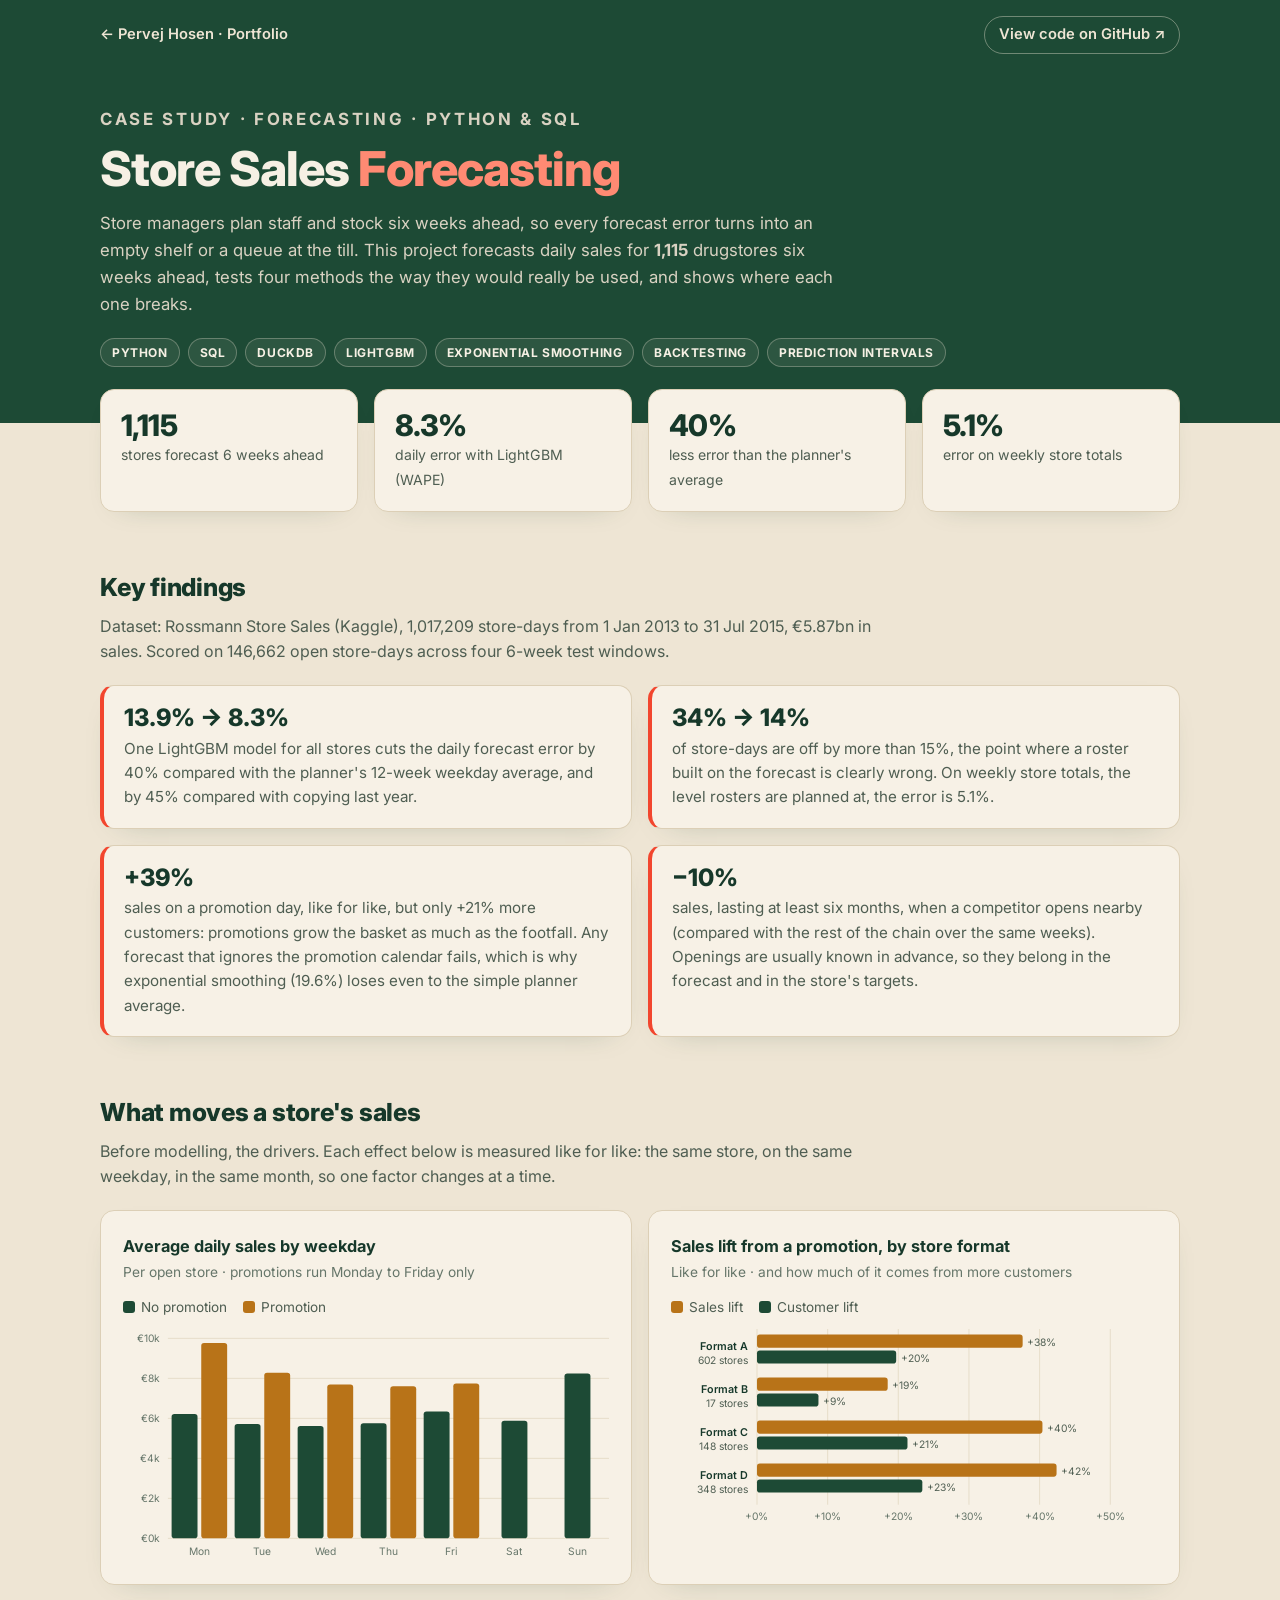
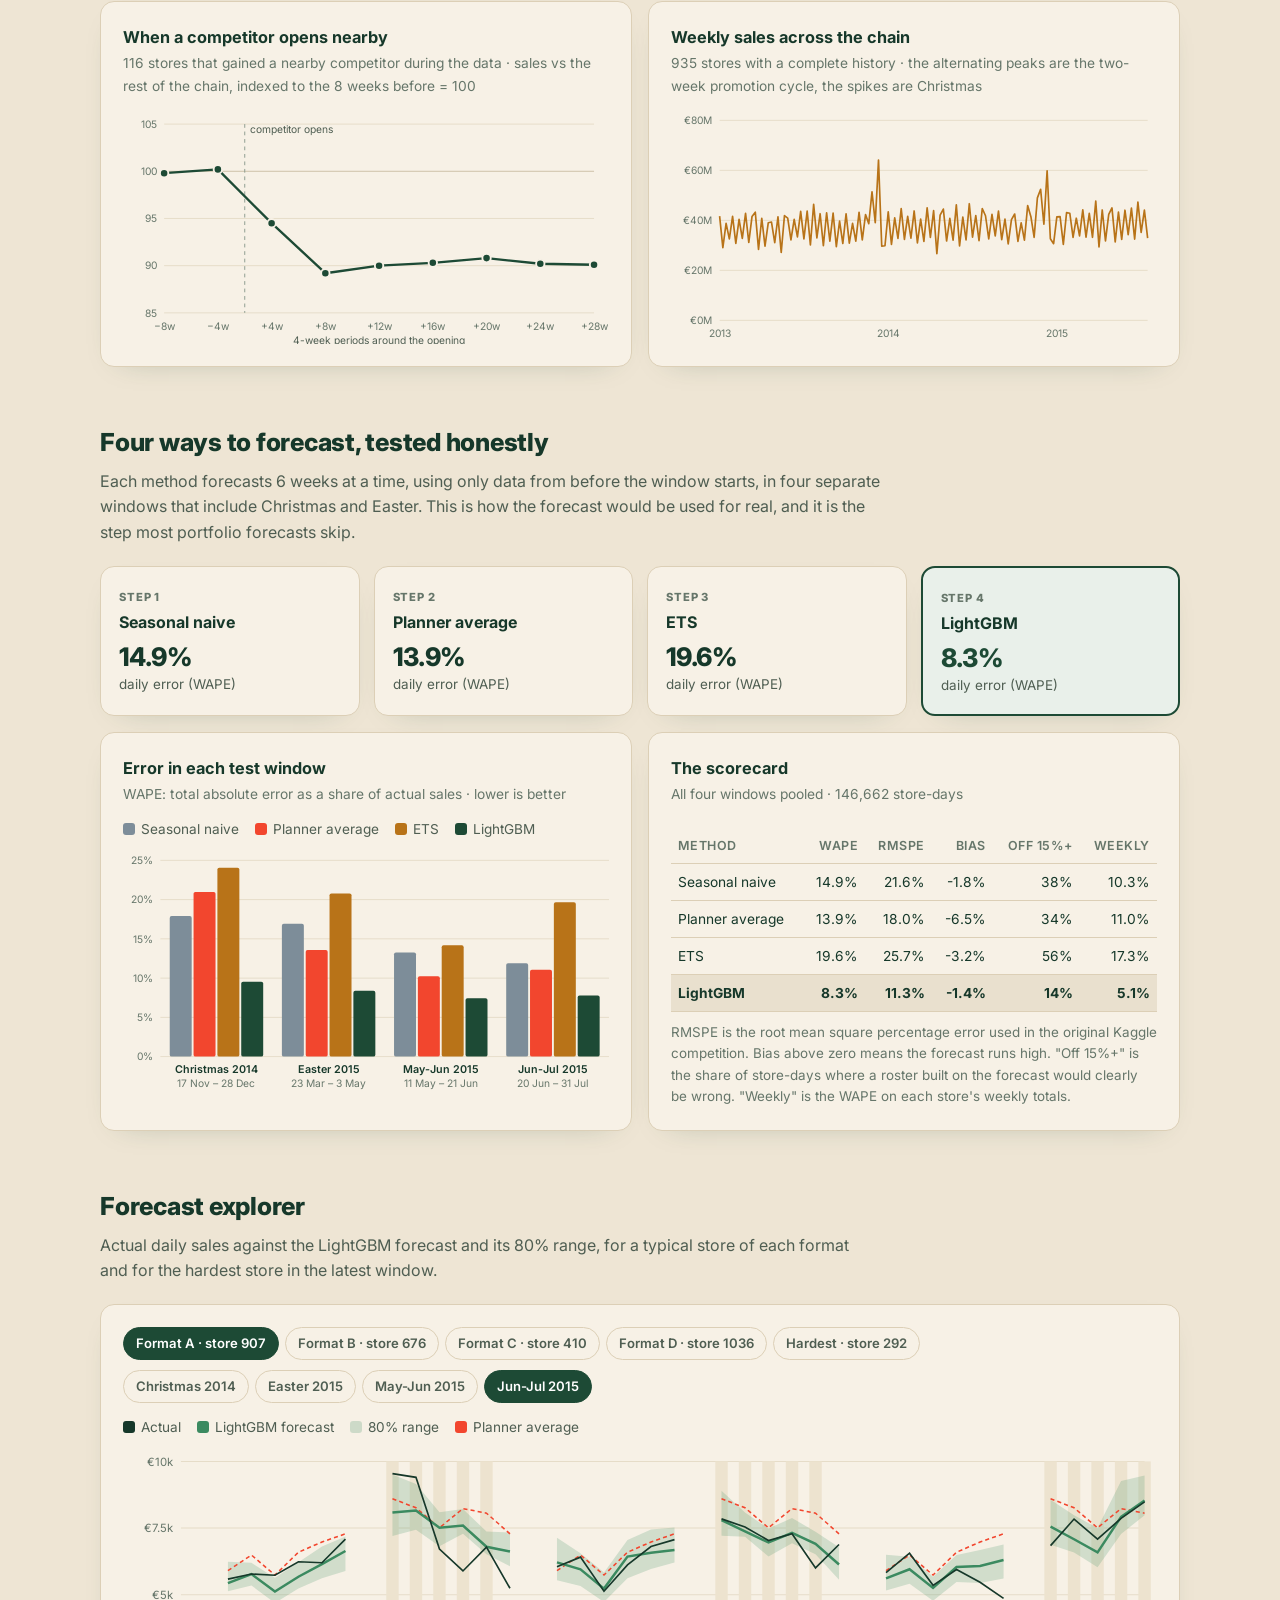
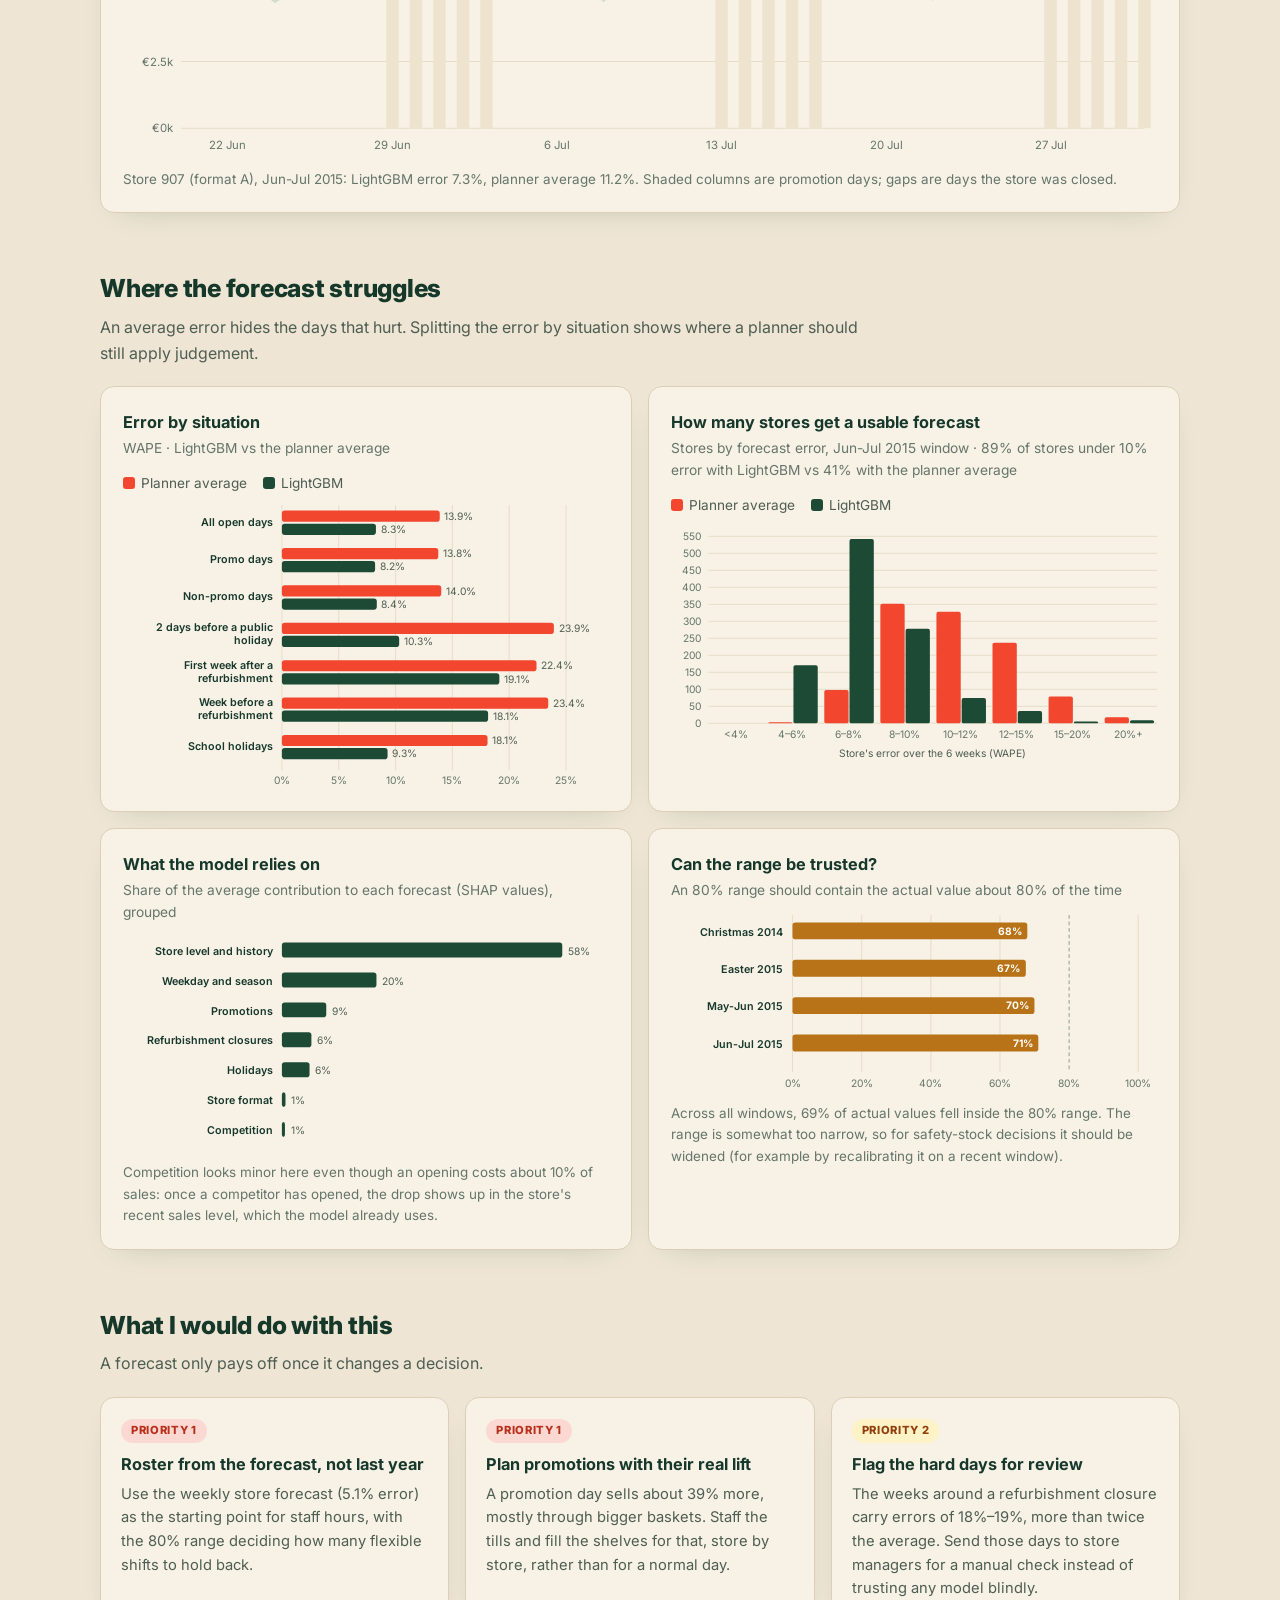
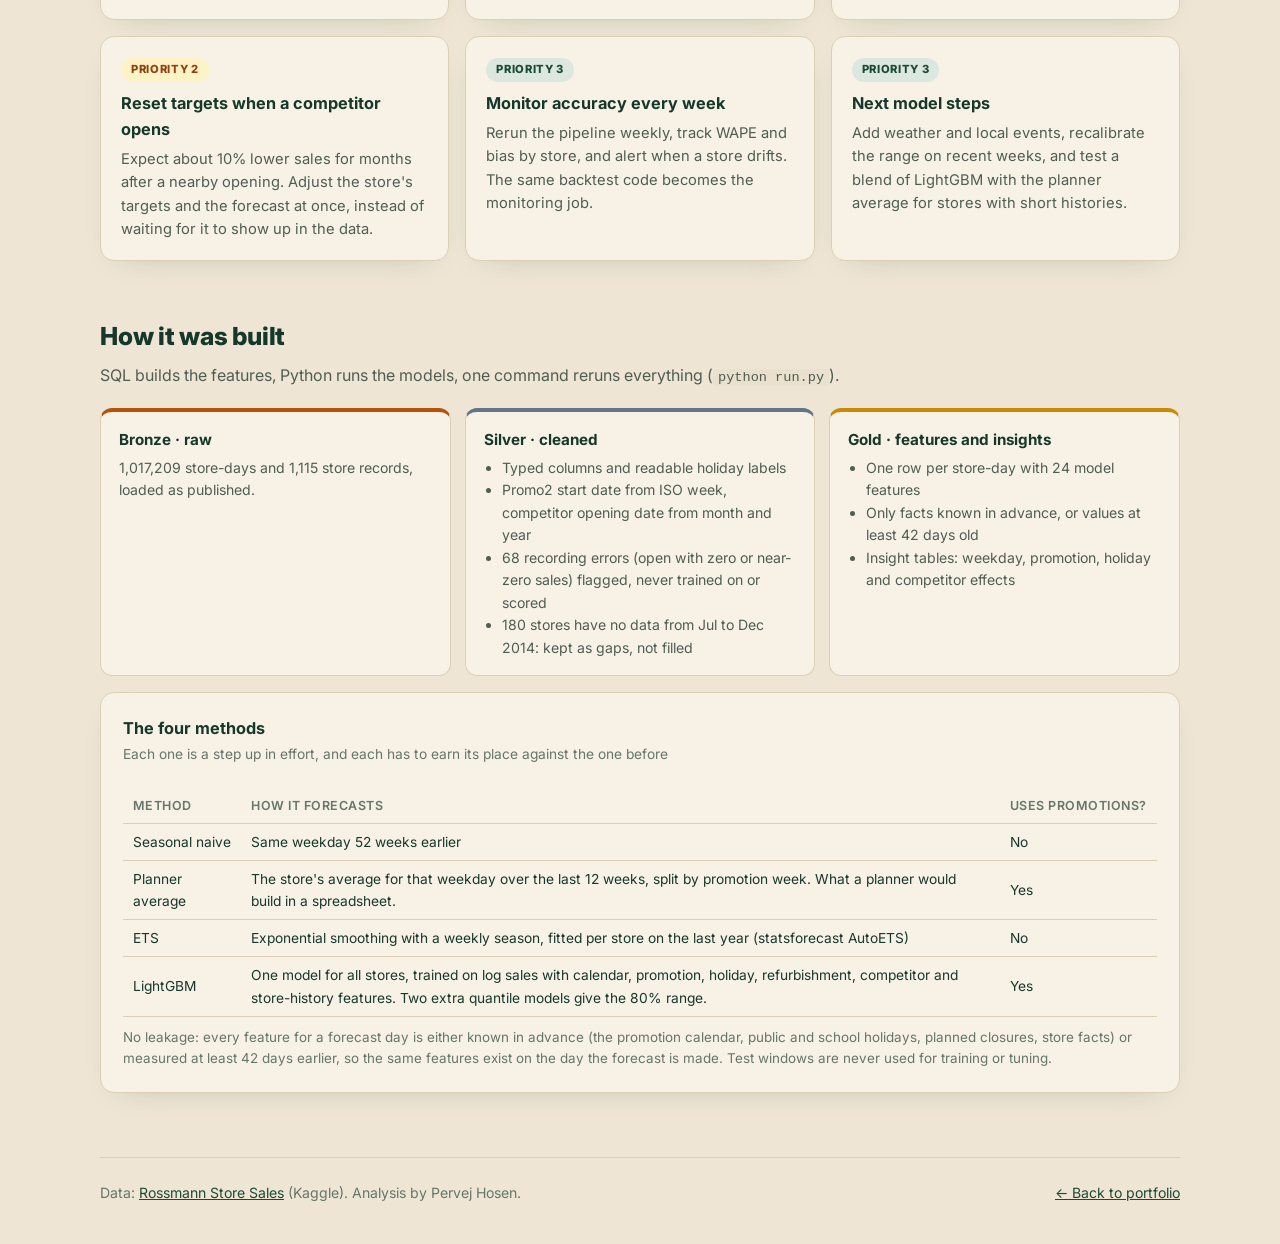
<file: report/index.html>
<!DOCTYPE html>
<html lang="en">
<head>
<meta charset="utf-8">
<meta name="viewport" content="width=device-width, initial-scale=1">
<title>Store Sales Forecasting · Pervej Hosen</title>
<meta name="description" content="Six-week daily sales forecasts for 1,115 drugstores: four methods backtested on rolling windows, LightGBM with prediction intervals, built with SQL and Python.">
<meta property="og:title" content="Store Sales Forecasting · Pervej Hosen">
<meta property="og:description" content="Six-week store sales forecasts, backtested honestly. SQL feature pipeline, LightGBM, prediction intervals.">
<link rel="icon" href="https://pervejhosen.com/favicon.svg" type="image/svg+xml">
<link rel="preconnect" href="https://fonts.googleapis.com">
<link rel="preconnect" href="https://fonts.gstatic.com" crossorigin>
<link href="https://fonts.googleapis.com/css2?family=Inter:wght@400;500;600;700;800&display=swap" rel="stylesheet">
<style>
:root {
  --navy: #1D4A35; --ink: #16382A; --muted: #4F5E52; --faint: #66766A; --line: #DCCFB6; --grid: #E9E0CE;
  --bg: #EEE5D4; --card: #F7F1E6; --accent: #1D4A35; --accent-2: #B87318; --tomato: #F2462E;
  --s1: #1D4A35; --s2: #B87318; --s3: #F2462E; --s4: #7D8D99;
  --radius: 14px; --shadow: 0 10px 30px -22px rgba(29, 74, 53, .4);
}
* { box-sizing: border-box; margin: 0; padding: 0; }
html { scroll-behavior: smooth; }
body { font-family: Inter, system-ui, -apple-system, "Segoe UI", sans-serif; background: var(--bg); color: var(--ink); line-height: 1.6; -webkit-font-smoothing: antialiased; }
a { color: var(--accent); }
.wrap { max-width: 1120px; margin: 0 auto; padding: 0 20px; }

/* top bar + hero */
.top { background: var(--navy); color: #EEE5D4; }
.top-bar { display: flex; justify-content: space-between; align-items: center; gap: 12px; padding: 16px 0; font-size: .92rem; }
.top-bar a { color: #EEE5D4; text-decoration: none; font-weight: 600; }
.top-bar a:hover { color: #FF9A85; }
.top-bar .gh { border: 1px solid rgba(238, 229, 212, .4); border-radius: 999px; padding: 6px 14px; white-space: nowrap; }
.hero { padding: 36px 0 56px; }
.kicker { font-size: .78rem; font-weight: 700; letter-spacing: .16em; text-transform: uppercase; color: #FF9A85; }
.hero h1 { font-size: clamp(1.9rem, 4.4vw, 3rem); line-height: 1.12; letter-spacing: -.02em; font-weight: 800; color: #F6F0E4; margin: 10px 0 14px; max-width: 820px; }
.hero h1 span { background: linear-gradient(90deg, #FF8A73, #FF8A73); -webkit-background-clip: text; background-clip: text; color: transparent; }
.hero p { color: #D9D2C2; max-width: 760px; font-size: 1.05rem; }
.chips { display: flex; flex-wrap: wrap; gap: 8px; margin-top: 20px; }
.chips span { font-size: .75rem; font-weight: 700; letter-spacing: .05em; text-transform: uppercase; color: #F6F0E4; border: 1px solid rgba(238, 229, 212, .3); background: rgba(238, 229, 212, .08); border-radius: 999px; padding: 4px 11px; }

/* KPI tiles */
.kpis { display: grid; grid-template-columns: repeat(4, minmax(0, 1fr)); gap: 16px; margin-top: -34px; position: relative; }
.kpi { background: var(--card); border: 1px solid var(--line); border-radius: var(--radius); padding: 18px 20px; box-shadow: var(--shadow); }
.kpi b { display: block; font-size: 1.85rem; font-weight: 800; letter-spacing: -.02em; line-height: 1.15; }
.kpi span { color: var(--muted); font-size: .88rem; }
@media (max-width: 820px) { .kpis { grid-template-columns: repeat(2, minmax(0, 1fr)); } }

/* sections */
section { margin-top: 56px; }
h2 { font-size: 1.55rem; letter-spacing: -.01em; font-weight: 800; margin-bottom: 6px; }
.lead { color: var(--muted); max-width: 780px; margin-bottom: 20px; }
.card { background: var(--card); border: 1px solid var(--line); border-radius: var(--radius); padding: 22px; box-shadow: var(--shadow); }
.card + .card { margin-top: 16px; }
.card h3 { font-size: 1.02rem; font-weight: 700; }
.card .sub { color: var(--faint); font-size: .86rem; margin: 2px 0 14px; }
.two { display: grid; grid-template-columns: minmax(0, 1fr) minmax(0, 1fr); gap: 16px; }
@media (max-width: 900px) { .two { grid-template-columns: minmax(0, 1fr); } }

/* findings */
.findings { display: grid; grid-template-columns: repeat(2, minmax(0, 1fr)); gap: 16px; }
.finding { background: var(--card); border: 1px solid var(--line); border-left: 4px solid var(--tomato); border-radius: var(--radius); padding: 18px 20px; box-shadow: var(--shadow); }
.finding b { display: block; font-size: 1.5rem; font-weight: 800; color: var(--ink); line-height: 1.2; }
.finding p { color: var(--muted); font-size: .95rem; margin-top: 4px; }
@media (max-width: 760px) { .findings { grid-template-columns: minmax(0, 1fr); } }

/* charts */
.legend { display: flex; flex-wrap: wrap; gap: 16px; font-size: .85rem; color: var(--muted); margin-bottom: 10px; }
.legend i { display: inline-block; width: 12px; height: 12px; border-radius: 3px; margin-right: 6px; vertical-align: -1px; }
svg { display: block; width: 100%; height: auto; overflow: visible; }
svg text { font-family: inherit; }
.axis text, .tick { fill: var(--faint); font-size: 11px; }
.lbl { fill: var(--ink); font-size: 11.5px; font-weight: 600; }
.lbl-muted { fill: var(--muted); font-size: 11px; }
.hit { cursor: default; }
.scroll { overflow-x: auto; -webkit-overflow-scrolling: touch; }
.scroll svg { min-width: 640px; }
.moves { list-style: none; display: grid; gap: 12px; }
.moves li { padding-left: 14px; border-left: 3px solid var(--line); color: var(--muted); font-size: .93rem; }
.moves li b { color: var(--ink); }
.rules td, .rules th { text-align: left !important; }
.scale { display: flex; align-items: center; gap: 8px; font-size: .78rem; color: var(--faint); margin-top: 10px; }
.scale .bar { width: 140px; height: 8px; border-radius: 4px; background: linear-gradient(90deg, #F1EADB, #1D4A35); }
#tip { position: fixed; z-index: 50; pointer-events: none; background: var(--navy); color: #f1f5f9; font-size: .82rem; line-height: 1.45; padding: 8px 11px; border-radius: 8px; box-shadow: 0 12px 30px -10px rgba(0, 0, 0, .5); opacity: 0; transition: opacity .12s; max-width: 260px; }
#tip b { color: #fff; }

/* tables */
details { margin-top: 14px; }
summary { cursor: pointer; color: var(--accent); font-weight: 600; font-size: .9rem; }
table { width: 100%; border-collapse: collapse; font-size: .86rem; margin-top: 10px; }
th, td { text-align: right; padding: 7px 10px; border-bottom: 1px solid var(--line); white-space: nowrap; }
th:first-child, td:first-child { text-align: left; }
th { color: var(--faint); font-weight: 600; font-size: .78rem; text-transform: uppercase; letter-spacing: .04em; }

/* actions */
.actions { display: grid; grid-template-columns: repeat(3, minmax(0, 1fr)); gap: 16px; }
@media (max-width: 900px) { .actions { grid-template-columns: minmax(0, 1fr); } }
.action { background: var(--card); border: 1px solid var(--line); border-radius: var(--radius); padding: 18px 20px; box-shadow: var(--shadow); }
.action .tag { display: inline-block; font-size: .7rem; font-weight: 800; letter-spacing: .06em; text-transform: uppercase; border-radius: 999px; padding: 3px 10px; margin-bottom: 8px; }
.tag.p1 { background: #FBD9D2; color: #B8301C; } .tag.p2 { background: #fef3c7; color: #92400e; } .tag.p3 { background: #DCE8DF; color: #1D4A35; }
.action h3 { font-size: 1.02rem; }
.action .seg { color: var(--faint); font-size: .84rem; margin: 2px 0 8px; }
.action p { color: var(--muted); font-size: .92rem; }

/* method */
.pipe { display: grid; grid-template-columns: repeat(3, minmax(0, 1fr)); gap: 14px; }
@media (max-width: 760px) { .pipe { grid-template-columns: minmax(0, 1fr); } }
.layer { border-radius: 12px; padding: 16px 18px; border: 1px solid var(--line); background: var(--card); }
.layer h4 { font-size: .95rem; margin-bottom: 4px; }
.layer p, .layer li { color: var(--muted); font-size: .88rem; }
.layer ul { padding-left: 18px; margin-top: 4px; }
.layer.b { border-top: 4px solid #b45309; } .layer.s { border-top: 4px solid #64748b; } .layer.g { border-top: 4px solid #ca8a04; }
code { font-family: ui-monospace, SFMono-Regular, Menlo, Consolas, monospace; font-size: .85em; background: #E9E0CE; padding: 1px 5px; border-radius: 4px; }
.note { color: var(--faint); font-size: .84rem; margin-top: 10px; }
footer { margin: 64px 0 40px; padding-top: 24px; border-top: 1px solid var(--line); color: var(--faint); font-size: .88rem; display: flex; justify-content: space-between; gap: 12px; flex-wrap: wrap; }
@media (max-width: 560px) { .card, .finding, .action { padding: 16px; } .kpi b { font-size: 1.5rem; } }
/* model ladder */
.ladder { display: grid; grid-template-columns: repeat(4, minmax(0, 1fr)); gap: 14px; }
@media (max-width: 820px) { .ladder { grid-template-columns: repeat(2, minmax(0, 1fr)); } }
.rung { background: var(--card); border: 1px solid var(--line); border-radius: var(--radius); padding: 16px 18px; box-shadow: var(--shadow); }
.rung .step { font-size: .7rem; font-weight: 800; letter-spacing: .08em; text-transform: uppercase; color: var(--faint); }
.rung h3 { font-size: 1rem; margin: 2px 0 6px; }
.rung b { display: block; font-size: 1.6rem; font-weight: 800; letter-spacing: -.02em; line-height: 1.15; }
.rung > span:last-child { color: var(--muted); font-size: .84rem; }
.rung.best { border: 2px solid var(--accent); background: #E9F0EA; }
.rung.best b { color: var(--accent); }
tr.hl td { font-weight: 700; color: var(--ink); background: #E9E0CE; }
/* explorer */
.explorer-bar { display: flex; flex-direction: column; gap: 10px; margin-bottom: 14px; }
.seg-btns { display: flex; flex-wrap: wrap; gap: 6px; }
.seg-btns button { font: inherit; font-size: .82rem; font-weight: 600; color: var(--muted); background: var(--card); border: 1px solid var(--line); border-radius: 999px; padding: 5px 12px; cursor: pointer; }
.seg-btns button:hover { border-color: var(--accent); color: var(--ink); }
.seg-btns button.on { background: var(--navy); border-color: var(--navy); color: #fff; }
.scroll #explorer svg, #explorer svg { min-width: 760px; }
.actions .action h3 { margin-bottom: 6px; }
.rules td { white-space: normal; min-width: 110px; }
.rules td:nth-child(2) { min-width: 300px; }
#scoreTable th, #scoreTable td { padding: 7px 7px; }
.two > .card + .card { margin-top: 0; }
.chart { overflow-x: auto; -webkit-overflow-scrolling: touch; }
@media (max-width: 560px) { .chart svg { min-width: 470px; } }
</style>
</head>
<body>
<header class="top">
  <div class="wrap">
    <div class="top-bar">
      <a href="https://pervejhosen.com/#projects">← Pervej Hosen · Portfolio</a>
      <a class="gh" href="https://github.com/PervejHosen/store-sales-forecasting" target="_blank" rel="noopener">View code on GitHub ↗</a>
    </div>
    <div class="hero">
      <p class="kicker">Case study · Forecasting · Python &amp; SQL</p>
      <h1>Store Sales <span>Forecasting</span></h1>
      <p>Store managers plan staff and stock six weeks ahead, so every forecast error turns into an empty shelf or a queue at the till. This project forecasts daily sales for <b id="heroStores"></b> drugstores six weeks ahead, tests four methods the way they would really be used, and shows where each one breaks.</p>
      <div class="chips"><span>Python</span><span>SQL</span><span>DuckDB</span><span>LightGBM</span><span>Exponential smoothing</span><span>Backtesting</span><span>Prediction intervals</span></div>
    </div>
  </div>
</header>

<main class="wrap">
  <div class="kpis" id="kpis"></div>

  <section>
    <h2>Key findings</h2>
    <p class="lead" id="dataLead"></p>
    <div class="findings" id="findings"></div>
  </section>

  <section>
    <h2>What moves a store's sales</h2>
    <p class="lead">Before modelling, the drivers. Each effect below is measured like for like: the same store, on the same weekday, in the same month, so one factor changes at a time.</p>
    <div class="two">
      <div class="card">
        <h3>Average daily sales by weekday</h3>
        <p class="sub">Per open store · promotions run Monday to Friday only</p>
        <div class="legend"><span><i style="background:var(--s1)"></i>No promotion</span><span><i style="background:var(--s2)"></i>Promotion</span></div>
        <div class="chart" id="weekday"></div>
      </div>
      <div class="card">
        <h3>Sales lift from a promotion, by store format</h3>
        <p class="sub">Like for like · and how much of it comes from more customers</p>
        <div class="legend"><span><i style="background:var(--s2)"></i>Sales lift</span><span><i style="background:var(--s1)"></i>Customer lift</span></div>
        <div class="chart" id="promoLift"></div>
      </div>
    </div>
    <div class="two" style="margin-top:16px">
      <div class="card">
        <h3>When a competitor opens nearby</h3>
        <p class="sub" id="compSub"></p>
        <div class="chart" id="compEvent"></div>
      </div>
      <div class="card">
        <h3>Weekly sales across the chain</h3>
        <p class="sub" id="weeklySub"></p>
        <div class="chart" id="weeklyChain"></div>
      </div>
    </div>
  </section>

  <section>
    <h2>Four ways to forecast, tested honestly</h2>
    <p class="lead">Each method forecasts 6 weeks at a time, using only data from before the window starts, in four separate windows that include Christmas and Easter. This is how the forecast would be used for real, and it is the step most portfolio forecasts skip.</p>
    <div class="ladder" id="ladder"></div>
    <div class="two" style="margin-top:16px">
      <div class="card">
        <h3>Error in each test window</h3>
        <p class="sub">WAPE: total absolute error as a share of actual sales · lower is better</p>
        <div class="legend" id="foldLegend"></div>
        <div class="chart" id="foldChart"></div>
      </div>
      <div class="card">
        <h3>The scorecard</h3>
        <p class="sub">All four windows pooled · <span id="scoredDays"></span> store-days</p>
        <div class="scroll"><table id="scoreTable"></table></div>
        <p class="note">RMSPE is the root mean square percentage error used in the original Kaggle competition. Bias above zero means the forecast runs high. "Off 15%+" is the share of store-days where a roster built on the forecast would clearly be wrong. "Weekly" is the WAPE on each store's weekly totals.</p>
      </div>
    </div>
  </section>

  <section>
    <h2>Forecast explorer</h2>
    <p class="lead">Actual daily sales against the LightGBM forecast and its 80% range, for a typical store of each format and for the hardest store in the latest window.</p>
    <div class="card">
      <div class="explorer-bar">
        <div class="seg-btns" id="storeBtns" role="tablist" aria-label="Store"></div>
        <div class="seg-btns" id="foldBtns" role="tablist" aria-label="Test window"></div>
      </div>
      <div class="legend"><span><i style="background:var(--ink)"></i>Actual</span><span><i style="background:#3B8A60"></i>LightGBM forecast</span><span><i style="background:rgba(59,138,96,.22)"></i>80% range</span><span><i style="background:var(--s3)"></i>Planner average</span></div>
      <div class="scroll" id="explorer"></div>
      <p class="note" id="explorerNote"></p>
    </div>
  </section>

  <section>
    <h2>Where the forecast struggles</h2>
    <p class="lead">An average error hides the days that hurt. Splitting the error by situation shows where a planner should still apply judgement.</p>
    <div class="two">
      <div class="card">
        <h3>Error by situation</h3>
        <p class="sub">WAPE · LightGBM vs the planner average</p>
        <div class="legend"><span><i style="background:var(--s3)"></i>Planner average</span><span><i style="background:var(--s1)"></i>LightGBM</span></div>
        <div class="chart" id="segChart"></div>
      </div>
      <div class="card">
        <h3>How many stores get a usable forecast</h3>
        <p class="sub" id="histSub"></p>
        <div class="legend"><span><i style="background:var(--s3)"></i>Planner average</span><span><i style="background:var(--s1)"></i>LightGBM</span></div>
        <div class="chart" id="storeHist"></div>
      </div>
    </div>
    <div class="two" style="margin-top:16px">
      <div class="card">
        <h3>What the model relies on</h3>
        <p class="sub">Share of the average contribution to each forecast (SHAP values), grouped</p>
        <div class="chart" id="impact"></div>
        <p class="note">Competition looks minor here even though an opening costs about 10% of sales: once a competitor has opened, the drop shows up in the store's recent sales level, which the model already uses.</p>
      </div>
      <div class="card">
        <h3>Can the range be trusted?</h3>
        <p class="sub">An 80% range should contain the actual value about 80% of the time</p>
        <div class="chart" id="coverage"></div>
        <p class="note" id="coverageNote"></p>
      </div>
    </div>
  </section>

  <section>
    <h2>What I would do with this</h2>
    <p class="lead">A forecast only pays off once it changes a decision.</p>
    <div class="actions" id="actions"></div>
  </section>

  <section>
    <h2>How it was built</h2>
    <p class="lead">SQL builds the features, Python runs the models, one command reruns everything (<code>python run.py</code>).</p>
    <div class="pipe">
      <div class="layer b"><h4>Bronze · raw</h4><p><span id="bronzeRows"></span> store-days and 1,115 store records, loaded as published.</p></div>
      <div class="layer s"><h4>Silver · cleaned</h4><ul id="silverList"></ul></div>
      <div class="layer g"><h4>Gold · features and insights</h4><ul><li>One row per store-day with 24 model features</li><li>Only facts known in advance, or values at least 42 days old</li><li>Insight tables: weekday, promotion, holiday and competitor effects</li></ul></div>
    </div>
    <div class="card" style="margin-top:16px">
      <h3>The four methods</h3>
      <p class="sub">Each one is a step up in effort, and each has to earn its place against the one before</p>
      <div class="scroll"><table class="rules">
        <tr><th>Method</th><th>How it forecasts</th><th>Uses promotions?</th></tr>
        <tr><td>Seasonal naive</td><td>Same weekday 52 weeks earlier</td><td>No</td></tr>
        <tr><td>Planner average</td><td>The store's average for that weekday over the last 12 weeks, split by promotion week. What a planner would build in a spreadsheet.</td><td>Yes</td></tr>
        <tr><td>ETS</td><td>Exponential smoothing with a weekly season, fitted per store on the last year (statsforecast AutoETS)</td><td>No</td></tr>
        <tr><td>LightGBM</td><td>One model for all stores, trained on log sales with calendar, promotion, holiday, refurbishment, competitor and store-history features. Two extra quantile models give the 80% range.</td><td>Yes</td></tr>
      </table></div>
      <p class="note">No leakage: every feature for a forecast day is either known in advance (the promotion calendar, public and school holidays, planned closures, store facts) or measured at least 42 days earlier, so the same features exist on the day the forecast is made. Test windows are never used for training or tuning.</p>
    </div>
  </section>

  <footer>
    <span>Data: <a href="https://www.kaggle.com/competitions/rossmann-store-sales" target="_blank" rel="noopener">Rossmann Store Sales</a> (Kaggle). Analysis by Pervej Hosen.</span>
    <a href="https://pervejhosen.com/#projects">← Back to portfolio</a>
  </footer>
</main>
<div id="tip" role="tooltip"></div>
<script src="data.js"></script>
<script>
(() => {
  const $ = s => document.querySelector(s);
  const fmt = n => Math.round(n).toLocaleString("en-GB");
  const eur = n => n >= 1e9 ? "€" + (n / 1e9).toFixed(2) + "bn" : n >= 1e6 ? "€" + (n / 1e6).toFixed(1) + "M" : n >= 1e3 ? "€" + (n / 1e3).toFixed(1) + "k" : "€" + fmt(n);
  const pct = (v, d = 1) => (100 * v).toFixed(d) + "%";
  const esc = s => String(s).replace(/[&<>"']/g, c => ({ "&": "&amp;", "<": "&lt;", ">": "&gt;", '"': "&quot;", "'": "&#39;" }[c]));
  const NS = "http://www.w3.org/2000/svg";
  const dayName = ["", "Mon", "Tue", "Wed", "Thu", "Fri", "Sat", "Sun"];
  const dShort = iso => new Date(iso + "T00:00:00").toLocaleDateString("en-GB", { day: "numeric", month: "short" });
  const dLong = iso => new Date(iso + "T00:00:00").toLocaleDateString("en-GB", { day: "numeric", month: "short", year: "numeric" });

  const tip = $("#tip");
  const showTip = (e, html) => {
    tip.innerHTML = html; tip.style.opacity = 1;
    const x = Math.min(e.clientX + 14, innerWidth - tip.offsetWidth - 8);
    const y = e.clientY + 16 + tip.offsetHeight > innerHeight ? e.clientY - tip.offsetHeight - 12 : e.clientY + 16;
    tip.style.left = x + "px"; tip.style.top = y + "px";
  };
  const hideTip = () => tip.style.opacity = 0;
  const bindTip = (n, html) => { n.addEventListener("mousemove", e => showTip(e, html)); n.addEventListener("mouseleave", hideTip); n.addEventListener("touchstart", e => showTip(e.touches[0], html), { passive: true }); };
  const svg = (w, h) => { const s = document.createElementNS(NS, "svg"); s.setAttribute("viewBox", `0 0 ${w} ${h}`); s.setAttribute("role", "img"); return s; };
  const el = (name, attrs, parent, text) => { const n = document.createElementNS(NS, name); for (const k in attrs) n.setAttribute(k, attrs[k]); if (text != null) n.textContent = text; parent && parent.appendChild(n); return n; };
  const niceMax = (v, step) => Math.ceil(v / step) * step;

  const K = DATA.kpis, M = Object.fromEntries(DATA.overall.map(r => [r.model, r])), W = Object.fromEntries(DATA.weekly.map(r => [r.model, r]));
  const MODELS = ["Seasonal naive", "Planner average", "ETS", "LightGBM"];
  const COL = { "Seasonal naive": "var(--s4)", "Planner average": "var(--s3)", "ETS": "var(--s2)", "LightGBM": "var(--s1)" };
  const lgb = M["LightGBM"], plan = M["Planner average"], naive = M["Seasonal naive"], etsM = M["ETS"];
  const cut = 1 - lgb.wape / plan.wape;
  const lift = DATA.gold_promo_lift.find(r => r.store_type === null);
  const comp = DATA.gold_competitor_event, compAfter = comp.filter(r => r.period >= 1);
  const compDrop = 100 - compAfter.reduce((a, r) => a + r.index_vs_before, 0) / compAfter.length;
  const sh = DATA.gold_school_holiday[0];
  const segBy = Object.fromEntries(DATA.segments.map(r => [r.segment, r.LightGBM]));

  // ---------- header ----------
  $("#heroStores").textContent = fmt(K.stores);
  $("#bronzeRows").textContent = fmt(K.raw_rows);
  $("#scoredDays").textContent = fmt(K.scored_days);
  $("#dataLead").textContent = `Dataset: Rossmann Store Sales (Kaggle), ${fmt(K.raw_rows)} store-days from ${dLong(K.first_date)} to ${dLong(K.last_date)}, ${eur(K.total_sales)} in sales. Scored on ${fmt(K.scored_days)} open store-days across four 6-week test windows.`;
  $("#kpis").innerHTML = [
    [fmt(K.stores), "stores forecast 6 weeks ahead"],
    [pct(lgb.wape), "daily error with LightGBM (WAPE)"],
    [Math.round(100 * cut) + "%", "less error than the planner's average"],
    [pct(W["LightGBM"].wape), "error on weekly store totals"],
  ].map(([b, s]) => `<div class="kpi"><b>${b}</b><span>${s}</span></div>`).join("");

  // ---------- findings ----------
  $("#findings").innerHTML = [
    [`${pct(plan.wape)} → ${pct(lgb.wape)}`, `One LightGBM model for all stores cuts the daily forecast error by ${Math.round(100 * cut)}% compared with the planner's 12-week weekday average, and by ${Math.round(100 * (1 - lgb.wape / naive.wape))}% compared with copying last year.`],
    [`${pct(plan.off15, 0)} → ${pct(lgb.off15, 0)}`, `of store-days are off by more than 15%, the point where a roster built on the forecast is clearly wrong. On weekly store totals, the level rosters are planned at, the error is ${pct(W["LightGBM"].wape)}.`],
    [`+${lift.sales_lift_pct.toFixed(0)}%`, `sales on a promotion day, like for like, but only +${lift.customer_lift_pct.toFixed(0)}% more customers: promotions grow the basket as much as the footfall. Any forecast that ignores the promotion calendar fails, which is why exponential smoothing (${pct(etsM.wape)}) loses even to the simple planner average.`],
    [`−${compDrop.toFixed(0)}%`, `sales, lasting at least six months, when a competitor opens nearby (compared with the rest of the chain over the same weeks). Openings are usually known in advance, so they belong in the forecast and in the store's targets.`],
  ].map(([b, p]) => `<div class="finding"><b>${b}</b><p>${p}</p></div>`).join("");

  // ---------- weekday x promo ----------
  (function weekday() {
    const R = DATA.gold_weekday, Wd = 520, H = 250, L = 48, B = 26, T = 10;
    const max = niceMax(Math.max(...R.map(r => r.avg_sales)), 2000), y = v => T + (H - T - B) * (1 - v / max);
    const s = svg(Wd, H), gw = (Wd - L) / 7, bw = gw / 2 - 6;
    for (let v = 0; v <= max; v += 2000) { el("line", { x1: L, x2: Wd, y1: y(v), y2: y(v), stroke: "#E6DCC8" }, s); el("text", { x: L - 8, y: y(v) + 4, "text-anchor": "end", class: "tick" }, s, "€" + v / 1000 + "k"); }
    for (let d = 1; d <= 7; d++) {
      const gx = L + (d - 1) * gw + 4;
      el("text", { x: gx + gw / 2 - 4, y: H - 8, "text-anchor": "middle", class: "tick" }, s, dayName[d]);
      [0, 1].forEach(p => {
        const r = R.find(r => r.dow === d && r.promo === p); if (!r) return;
        const x = gx + p * (bw + 4) + (d >= 6 ? bw / 2 + 2 : 0), h = H - B - y(r.avg_sales);
        const g = el("g", {}, s);
        el("rect", { x, y: y(r.avg_sales), width: bw, height: h, rx: 3, fill: p ? "var(--s2)" : "var(--s1)" }, g);
        bindTip(g, `<b>${dayName[d]} · ${p ? "promotion" : "no promotion"}</b><br>${eur(r.avg_sales)} average per open store<br>${fmt(r.store_days)} store-days`);
      });
    }
    $("#weekday").appendChild(s);
  })();

  // ---------- promo lift by format ----------
  (function promoLift() {
    const R = DATA.gold_promo_lift.filter(r => r.store_type !== null), Wd = 520, labelW = 92, rowH = 46, barH = 14, H = R.length * rowH + 26;
    const max = niceMax(Math.max(...R.map(r => r.sales_lift_pct)), 10), x = v => labelW + (Wd - labelW - 50) * v / max;
    const s = svg(Wd, H);
    for (let v = 0; v <= max; v += 10) { el("line", { x1: x(v), x2: x(v), y1: 0, y2: H - 22, stroke: "#E6DCC8" }, s); el("text", { x: x(v), y: H - 6, "text-anchor": "middle", class: "tick" }, s, "+" + v + "%"); }
    const fmtType = DATA.gold_store_types;
    R.forEach((r, i) => {
      const y0 = i * rowH + 6, st = fmtType.find(t => t.store_type === r.store_type);
      el("text", { x: labelW - 10, y: y0 + barH + 3, "text-anchor": "end", class: "lbl" }, s, "Format " + r.store_type.toUpperCase());
      el("text", { x: labelW - 10, y: y0 + barH + 17, "text-anchor": "end", class: "lbl-muted" }, s, st.stores + " stores");
      el("rect", { x: labelW, y: y0, width: x(r.sales_lift_pct) - labelW, height: barH, rx: 3, fill: "var(--s2)" }, s);
      el("rect", { x: labelW, y: y0 + barH + 3, width: x(r.customer_lift_pct) - labelW, height: barH, rx: 3, fill: "var(--s1)" }, s);
      el("text", { x: x(r.sales_lift_pct) + 5, y: y0 + barH - 2, class: "lbl-muted" }, s, "+" + r.sales_lift_pct.toFixed(0) + "%");
      el("text", { x: x(r.customer_lift_pct) + 5, y: y0 + 2 * barH + 1, class: "lbl-muted" }, s, "+" + r.customer_lift_pct.toFixed(0) + "%");
      const hit = el("rect", { x: 0, y: y0 - 4, width: Wd, height: rowH - 4, fill: "transparent" }, s);
      bindTip(hit, `<b>Format ${r.store_type.toUpperCase()}</b> · ${st.stores} stores<br>Sales +${r.sales_lift_pct}% · customers +${r.customer_lift_pct}%<br>Average basket €${st.avg_basket} · ${eur(st.avg_daily_sales)} a day`);
    });
    $("#promoLift").appendChild(s);
  })();

  // ---------- competitor event ----------
  (function compEvent() {
    const R = comp, Wd = 520, H = 250, L = 44, Rr = 16, T = 14, B = 34;
    const lo = 85, hi = 105, x = i => L + (Wd - L - Rr) * i / (R.length - 1), y = v => T + (H - T - B) * (hi - v) / (hi - lo);
    const s = svg(Wd, H);
    for (let v = lo; v <= hi; v += 5) { el("line", { x1: L, x2: Wd - Rr, y1: y(v), y2: y(v), stroke: v === 100 ? "#CDBFA4" : "#E6DCC8" }, s); el("text", { x: L - 8, y: y(v) + 4, "text-anchor": "end", class: "tick" }, s, v); }
    const zi = R.findIndex(r => r.period === 0);
    el("line", { x1: (x(zi) + x(zi - 1)) / 2, x2: (x(zi) + x(zi - 1)) / 2, y1: T, y2: H - B, stroke: "#8A9A8D", "stroke-dasharray": "4 4" }, s);
    el("text", { x: (x(zi) + x(zi - 1)) / 2 + 6, y: T + 10, class: "lbl-muted" }, s, "competitor opens");
    el("polyline", { points: R.map((r, i) => x(i) + "," + y(r.index_vs_before)).join(" "), fill: "none", stroke: "var(--s1)", "stroke-width": 2.5, "stroke-linejoin": "round" }, s);
    R.forEach((r, i) => {
      const g = el("g", {}, s);
      el("circle", { cx: x(i), cy: y(r.index_vs_before), r: 4.5, fill: "var(--s1)", stroke: "#F7F1E6", "stroke-width": 2 }, g);
      const lab = r.period < 0 ? `${-r.period * 4} weeks before` : `weeks ${r.period * 4 + 1}–${r.period * 4 + 4} after`;
      el("text", { x: x(i), y: H - 16, "text-anchor": "middle", class: "tick" }, s, r.period < 0 ? "−" + (-r.period * 4) + "w" : "+" + (r.period * 4 + 4) + "w");
      el("rect", { x: x(i) - 20, y: 0, width: 40, height: H - B, fill: "transparent" }, g);
      bindTip(g, `<b>${lab}</b><br>Index ${r.index_vs_before} (before = 100)<br>${r.stores} stores`);
    });
    el("text", { x: L + (Wd - L - Rr) / 2, y: H - 1, "text-anchor": "middle", class: "lbl-muted" }, s, "4-week periods around the opening");
    $("#compSub").textContent = `${comp[0].stores} stores that gained a nearby competitor during the data · sales vs the rest of the chain, indexed to the 8 weeks before = 100`;
    $("#compEvent").appendChild(s);
  })();

  // ---------- weekly chain sales ----------
  (function weekly() {
    const R = DATA.gold_weekly, Wd = 520, H = 250, L = 52, Rr = 10, T = 10, B = 26;
    const max = niceMax(Math.max(...R.map(r => r.sales)), 20e6), x = i => L + (Wd - L - Rr) * i / (R.length - 1), y = v => T + (H - T - B) * (1 - v / max);
    const s = svg(Wd, H);
    for (let v = 0; v <= max; v += 20e6) { el("line", { x1: L, x2: Wd - Rr, y1: y(v), y2: y(v), stroke: "#E6DCC8" }, s); el("text", { x: L - 8, y: y(v) + 4, "text-anchor": "end", class: "tick" }, s, "€" + v / 1e6 + "M"); }
    R.forEach((r, i) => { if (r.week_start.slice(5, 7) === "01" && +r.week_start.slice(8) <= 7) el("text", { x: x(i), y: H - 8, "text-anchor": "middle", class: "tick" }, s, r.week_start.slice(0, 4)); });
    el("polyline", { points: R.map((r, i) => x(i) + "," + y(r.sales)).join(" "), fill: "none", stroke: "var(--s2)", "stroke-width": 1.8, "stroke-linejoin": "round" }, s);
    const dot = el("circle", { r: 4, fill: "var(--s2)", stroke: "#F7F1E6", "stroke-width": 2, opacity: 0 }, s);
    const step = (Wd - L - Rr) / (R.length - 1);
    R.forEach((r, i) => {
      const hit = el("rect", { x: x(i) - step / 2, y: 0, width: step, height: H - B, fill: "transparent" }, s);
      hit.addEventListener("mousemove", e => { dot.setAttribute("cx", x(i)); dot.setAttribute("cy", y(r.sales)); dot.setAttribute("opacity", 1); showTip(e, `<b>Week of ${dLong(r.week_start)}</b><br>${eur(r.sales)} across ${r.stores} stores`); });
      hit.addEventListener("mouseleave", () => { dot.setAttribute("opacity", 0); hideTip(); });
    });
    $("#weeklySub").textContent = `${R[0].stores} stores with a complete history · the alternating peaks are the two-week promotion cycle, the spikes are Christmas`;
    $("#weeklyChain").appendChild(s);
  })();

  // ---------- ladder cards ----------
  $("#ladder").innerHTML = MODELS.map((m, i) => {
    const r = M[m], best = m === "LightGBM";
    return `<div class="rung${best ? " best" : ""}"><span class="step">Step ${i + 1}</span><h3>${m}</h3><b>${pct(r.wape)}</b><span>daily error (WAPE)</span></div>`;
  }).join("");

  // ---------- error per fold ----------
  (function folds() {
    const F = DATA.folds, R = DATA.by_fold, Wd = 520, H = 260, L = 40, B = 40, T = 10;
    const max = niceMax(Math.max(...R.map(r => r.wape)) * 100, 5), y = v => T + (H - T - B) * (1 - v / max);
    const s = svg(Wd, H), gw = (Wd - L) / F.length, bw = (gw - 18) / MODELS.length;
    for (let v = 0; v <= max; v += 5) { el("line", { x1: L, x2: Wd, y1: y(v), y2: y(v), stroke: "#E6DCC8" }, s); el("text", { x: L - 8, y: y(v) + 4, "text-anchor": "end", class: "tick" }, s, v + "%"); }
    F.forEach((f, fi) => {
      const gx = L + fi * gw + 9;
      el("text", { x: gx + (gw - 18) / 2, y: H - 22, "text-anchor": "middle", class: "lbl", "font-size": 11 }, s, f.fold);
      el("text", { x: gx + (gw - 18) / 2, y: H - 8, "text-anchor": "middle", class: "tick" }, s, dShort(f.start) + " – " + dShort(f.end));
      MODELS.forEach((m, mi) => {
        const r = R.find(r => r.fold === f.fold && r.model === m), v = r.wape * 100, g = el("g", {}, s);
        el("rect", { x: gx + mi * bw + 1, y: y(v), width: bw - 2, height: H - B - y(v), rx: 2, fill: COL[m] }, g);
        bindTip(g, `<b>${esc(f.fold)} · ${m}</b><br>WAPE ${v.toFixed(1)}% · RMSPE ${(r.rmspe * 100).toFixed(1)}%<br>Bias ${(r.bias * 100).toFixed(1)}%<br>${fmt(r.store_days)} store-days, ${fmt(r.stores)} stores`);
      });
    });
    $("#foldLegend").innerHTML = MODELS.map(m => `<span><i style="background:${COL[m]}"></i>${m}</span>`).join("");
    $("#foldChart").appendChild(s);
  })();

  $("#scoreTable").innerHTML = `<tr><th>Method</th><th>WAPE</th><th>RMSPE</th><th>Bias</th><th>Off 15%+</th><th>Weekly</th></tr>` +
    MODELS.map(m => { const r = M[m]; return `<tr${m === "LightGBM" ? ' class="hl"' : ""}><td>${m}</td><td>${pct(r.wape)}</td><td>${pct(r.rmspe)}</td><td>${(r.bias >= 0 ? "+" : "") + pct(r.bias)}</td><td>${pct(r.off15, 0)}</td><td>${pct(W[m].wape)}</td></tr>`; }).join("");

  // ---------- explorer ----------
  (function explorer() {
    const EX = DATA.examples, F = DATA.folds.map(f => f.fold);
    let si = 0, fi = F.length - 1;
    $("#storeBtns").innerHTML = EX.map((e, i) => `<button type="button" class="${i ? "" : "on"}" data-i="${i}">${e.hardest ? "Hardest · " : "Format " + e.store_type.toUpperCase() + " · "}store ${e.store_id}</button>`).join("");
    $("#foldBtns").innerHTML = F.map((f, i) => `<button type="button" class="${i === fi ? "on" : ""}" data-i="${i}">${f}</button>`).join("");
    const draw = () => {
      const e = EX[si], rows = e.rows.filter(r => r.fold === F[fi]), box = $("#explorer");
      box.innerHTML = "";
      if (!rows.length) { box.innerHTML = `<p class="note">This store has no data in the ${esc(F[fi])} window (it is one of the 180 stores missing from Jul to Dec 2014).</p>`; $("#explorerNote").textContent = ""; return; }
      const Wd = 1000, H = 300, L = 56, Rr = 12, T = 12, B = 30;
      const t0 = new Date(rows[0].sales_date + "T00:00:00"), days = r => (new Date(r.sales_date + "T00:00:00") - t0) / 864e5;
      const span = days(rows[rows.length - 1]) || 1, x = r => L + (Wd - L - Rr) * days(r) / span;
      const max = niceMax(Math.max(...rows.map(r => Math.max(r.actual, r.p90, r.LightGBM))), 2500), y = v => T + (H - T - B) * (1 - v / max);
      const s = svg(Wd, H);
      for (let v = 0; v <= max; v += 2500) { el("line", { x1: L, x2: Wd - Rr, y1: y(v), y2: y(v), stroke: "#E6DCC8" }, s); el("text", { x: L - 8, y: y(v) + 4, "text-anchor": "end", class: "tick" }, s, "€" + (v / 1000).toFixed(1).replace(".0", "") + "k"); }
      rows.forEach(r => { if (r.promo) el("rect", { x: x(r) - 6, y: T, width: 12, height: H - T - B, fill: "#EDE3CF" }, s); });
      // the band and lines break across days the store is closed (Sundays, holidays)
      const runs = []; let cur = [];
      rows.forEach((r, i) => { if (i && days(r) - days(rows[i - 1]) > 1) { runs.push(cur); cur = []; } cur.push(r); }); runs.push(cur);
      runs.forEach(run => {
        el("path", { d: "M" + run.map(r => x(r) + "," + y(r.p90)).join("L") + "L" + [...run].reverse().map(r => x(r) + "," + y(r.p10)).join("L") + "Z", fill: "rgba(59,138,96,.2)" }, s);
        el("polyline", { points: run.map(r => x(r) + "," + y(r["Planner average"])).join(" "), fill: "none", stroke: "var(--s3)", "stroke-width": 1.5, "stroke-dasharray": "4 3" }, s);
        el("polyline", { points: run.map(r => x(r) + "," + y(r.LightGBM)).join(" "), fill: "none", stroke: "#3B8A60", "stroke-width": 2.4 }, s);
        el("polyline", { points: run.map(r => x(r) + "," + y(r.actual)).join(" "), fill: "none", stroke: "var(--ink)", "stroke-width": 1.6 }, s);
      });
      rows.forEach(r => { if (new Date(r.sales_date + "T00:00:00").getDay() === 1) el("text", { x: x(r), y: H - 10, "text-anchor": "middle", class: "tick" }, s, dShort(r.sales_date)); });
      const step = (Wd - L - Rr) / span;
      rows.forEach(r => {
        const hit = el("rect", { x: x(r) - step / 2, y: 0, width: step, height: H - B, fill: "transparent" }, s);
        const err = (r.LightGBM - r.actual) / r.actual;
        bindTip(hit, `<b>${new Date(r.sales_date + "T00:00:00").toLocaleDateString("en-GB", { weekday: "short", day: "numeric", month: "short", year: "numeric" })}</b>${r.promo ? " · promotion" : ""}<br>Actual ${eur(r.actual)}<br>LightGBM ${eur(r.LightGBM)} (${err >= 0 ? "+" : ""}${(err * 100).toFixed(0)}%)<br>80% range ${eur(r.p10)} – ${eur(r.p90)}<br>Planner average ${eur(r["Planner average"])}`);
      });
      box.appendChild(s);
      const a = rows.reduce((t, r) => t + r.actual, 0), wl = rows.reduce((t, r) => t + Math.abs(r.LightGBM - r.actual), 0) / a, wp = rows.reduce((t, r) => t + Math.abs(r["Planner average"] - r.actual), 0) / a;
      $("#explorerNote").textContent = `Store ${e.store_id} (format ${e.store_type.toUpperCase()}), ${F[fi]}: LightGBM error ${pct(wl)}, planner average ${pct(wp)}. Shaded columns are promotion days; gaps are days the store was closed.`;
    };
    const pick = (box, fn) => box.addEventListener("click", ev => { const b = ev.target.closest("button"); if (!b) return; box.querySelectorAll("button").forEach(x => x.classList.toggle("on", x === b)); fn(+b.dataset.i); draw(); });
    pick($("#storeBtns"), i => si = i); pick($("#foldBtns"), i => fi = i);
    draw();
  })();

  // ---------- paired horizontal bars ----------
  function pairBars(target, rows, labelW, valA, valB, tipFn) {
    const Wd = 520, rowH = 40, barH = 12, H = rows.length * rowH + 24;
    const max = niceMax(Math.max(...rows.map(r => Math.max(valA(r), valB(r)))) * 100, 5), x = v => labelW + (Wd - labelW - 46) * v / max;
    const s = svg(Wd, H);
    for (let v = 0; v <= max; v += 5) { el("line", { x1: x(v), x2: x(v), y1: 0, y2: H - 20, stroke: "#E6DCC8" }, s); el("text", { x: x(v), y: H - 5, "text-anchor": "middle", class: "tick" }, s, v + "%"); }
    rows.forEach((r, i) => {
      const y0 = i * rowH + 6;
      const words = r.label.split(" "); let l1 = "", l2 = "";
      words.forEach(w => { if ((l1 + " " + w).trim().length <= 22 && !l2) l1 = (l1 + " " + w).trim(); else l2 = (l2 + " " + w).trim(); });
      el("text", { x: labelW - 10, y: y0 + (l2 ? 9 : 16), "text-anchor": "end", class: "lbl" }, s, l1);
      if (l2) el("text", { x: labelW - 10, y: y0 + 23, "text-anchor": "end", class: "lbl" }, s, l2);
      [[valA(r), "var(--s3)", 0], [valB(r), "var(--s1)", barH + 2]].forEach(([v, c, dy]) => {
        el("rect", { x: labelW, y: y0 + dy, width: Math.max(1, x(v * 100) - labelW), height: barH, rx: 3, fill: c }, s);
        el("text", { x: x(v * 100) + 5, y: y0 + dy + barH - 2, class: "lbl-muted" }, s, (v * 100).toFixed(1) + "%");
      });
      const hit = el("rect", { x: 0, y: y0 - 4, width: Wd, height: rowH - 4, fill: "transparent" }, s);
      bindTip(hit, tipFn(r));
    });
    $(target).appendChild(s);
  }
  pairBars("#segChart", DATA.segments.map(r => ({ ...r, label: r.segment })), 170, r => r["Planner average"], r => r.LightGBM,
    r => `<b>${esc(r.segment)}</b><br>${fmt(r.store_days)} store-days<br>Planner average ${pct(r["Planner average"])}<br>LightGBM ${pct(r.LightGBM)}`);

  // ---------- store histogram ----------
  (function hist() {
    const R = DATA.store_hist, Wd = 520, H = 250, L = 40, B = 40, T = 10;
    const max = niceMax(Math.max(...R.map(r => Math.max(r.LightGBM, r["Planner average"]))), 50), y = v => T + (H - T - B) * (1 - v / max);
    const s = svg(Wd, H), gw = (Wd - L) / R.length, bw = gw / 2 - 4;
    for (let v = 0; v <= max; v += 50) { el("line", { x1: L, x2: Wd, y1: y(v), y2: y(v), stroke: "#E6DCC8" }, s); el("text", { x: L - 8, y: y(v) + 4, "text-anchor": "end", class: "tick" }, s, v); }
    R.forEach((r, i) => {
      const gx = L + i * gw + 4, g = el("g", {}, s);
      el("rect", { x: gx, y: y(r["Planner average"]), width: bw, height: H - B - y(r["Planner average"]), rx: 2, fill: "var(--s3)" }, g);
      el("rect", { x: gx + bw + 1, y: y(r.LightGBM), width: bw, height: H - B - y(r.LightGBM), rx: 2, fill: "var(--s1)" }, g);
      el("text", { x: gx + bw, y: H - 24, "text-anchor": "middle", class: "tick" }, s, r.bin);
      el("rect", { x: gx - 4, y: 0, width: gw, height: H - B, fill: "transparent" }, g);
      bindTip(g, `<b>Store error ${r.bin}</b><br>LightGBM: ${r.LightGBM} stores<br>Planner average: ${r["Planner average"]} stores`);
    });
    el("text", { x: L + (Wd - L) / 2, y: H - 4, "text-anchor": "middle", class: "lbl-muted" }, s, "Store's error over the 6 weeks (WAPE)");
    const u = DATA.store_share_under10, last = DATA.folds[DATA.folds.length - 1];
    $("#histSub").textContent = `Stores by forecast error, ${last.fold} window · ${pct(u.LightGBM, 0)} of stores under 10% error with LightGBM vs ${pct(u["Planner average"], 0)} with the planner average`;
    $("#storeHist").appendChild(s);
  })();

  // ---------- impact ----------
  (function impact() {
    const R = DATA.impact_groups, Wd = 520, labelW = 170, rowH = 32, barH = 16, H = R.length * rowH + 6;
    const max = Math.max(...R.map(r => r.share)), x = v => labelW + (Wd - labelW - 50) * v / max;
    const s = svg(Wd, H);
    R.forEach((r, i) => {
      const y0 = i * rowH + 6;
      el("text", { x: labelW - 10, y: y0 + barH - 3, "text-anchor": "end", class: "lbl" }, s, r.group);
      el("rect", { x: labelW, y: y0, width: Math.max(2, x(r.share) - labelW), height: barH, rx: 3, fill: "var(--s1)" }, s);
      el("text", { x: x(r.share) + 6, y: y0 + barH - 3, class: "lbl-muted" }, s, pct(r.share, 0));
    });
    $("#impact").appendChild(s);
  })();

  // ---------- coverage ----------
  (function coverage() {
    const R = DATA.coverage, Wd = 520, labelW = 130, rowH = 40, barH = 18, H = R.length * rowH + 30;
    const x = v => labelW + (Wd - labelW - 20) * v;
    const s = svg(Wd, H);
    [0, .2, .4, .6, .8, 1].forEach(v => { el("line", { x1: x(v), x2: x(v), y1: 0, y2: H - 22, stroke: v === .8 ? "#8A9A8D" : "#E6DCC8", "stroke-dasharray": v === .8 ? "4 3" : "" }, s); el("text", { x: x(v), y: H - 6, "text-anchor": "middle", class: "tick" }, s, v * 100 + "%"); });
    R.forEach((r, i) => {
      const y0 = i * rowH + 8, g = el("g", {}, s);
      el("text", { x: labelW - 10, y: y0 + barH - 4, "text-anchor": "end", class: "lbl" }, s, r.fold);
      el("rect", { x: labelW, y: y0, width: x(r.coverage) - labelW, height: barH, rx: 3, fill: "var(--s2)" }, g);
      el("text", { x: x(r.coverage) - 6, y: y0 + barH - 5, "text-anchor": "end", "font-size": 11, "font-weight": 700, fill: "#fff" }, g, pct(r.coverage, 0));
      bindTip(g, `<b>${esc(r.fold)}</b><br>${pct(r.coverage)} of actual values inside the 80% range<br>Average range width ±${pct(r.avg_width_pct / 2, 0)} around the forecast`);
    });
    $("#coverage").appendChild(s);
    const c = DATA.coverage_all;
    $("#coverageNote").textContent = `Across all windows, ${pct(c, 0)} of actual values fell inside the 80% range. ${c < .75 ? "The range is somewhat too narrow, so for safety-stock decisions it should be widened (for example by recalibrating it on a recent window)." : c > .85 ? "The range is a little wider than it needs to be." : "Close to the target, so the range can be used for buffer staffing and safety stock."}`;
  })();

  // ---------- actions ----------
  $("#actions").innerHTML = [
    ["p1", "Roster from the forecast, not last year", `Use the weekly store forecast (${pct(W["LightGBM"].wape)} error) as the starting point for staff hours, with the 80% range deciding how many flexible shifts to hold back.`],
    ["p1", "Plan promotions with their real lift", `A promotion day sells about ${lift.sales_lift_pct.toFixed(0)}% more, mostly through bigger baskets. Staff the tills and fill the shelves for that, store by store, rather than for a normal day.`],
    ["p2", "Flag the hard days for review", `The weeks around a refurbishment closure carry errors of ${pct(Math.min(segBy["First week after a refurbishment"], segBy["Week before a refurbishment"]), 0)}–${pct(Math.max(segBy["First week after a refurbishment"], segBy["Week before a refurbishment"]), 0)}, more than twice the average. Send those days to store managers for a manual check instead of trusting any model blindly.`],
    ["p2", "Reset targets when a competitor opens", `Expect about ${compDrop.toFixed(0)}% lower sales for months after a nearby opening. Adjust the store's targets and the forecast at once, instead of waiting for it to show up in the data.`],
    ["p3", "Monitor accuracy every week", `Rerun the pipeline weekly, track WAPE and bias by store, and alert when a store drifts. The same backtest code becomes the monitoring job.`],
    ["p3", "Next model steps", `Add weather and local events, recalibrate the range on recent weeks, and test a blend of LightGBM with the planner average for stores with short histories.`],
  ].map(([p, h, t]) => `<div class="action"><span class="tag ${p}">${{ p1: "Priority 1", p2: "Priority 2", p3: "Priority 3" }[p]}</span><h3>${h}</h3><p>${t}</p></div>`).join("");

  $("#silverList").innerHTML = [
    "Typed columns and readable holiday labels",
    "Promo2 start date from ISO week, competitor opening date from month and year",
    `${fmt(K.zero_sale_days)} recording errors (open with zero or near-zero sales) flagged, never trained on or scored`,
    "180 stores have no data from Jul to Dec 2014: kept as gaps, not filled",
  ].map(t => `<li>${t}</li>`).join("");
})();
</script>
</body>
</html>
</file>
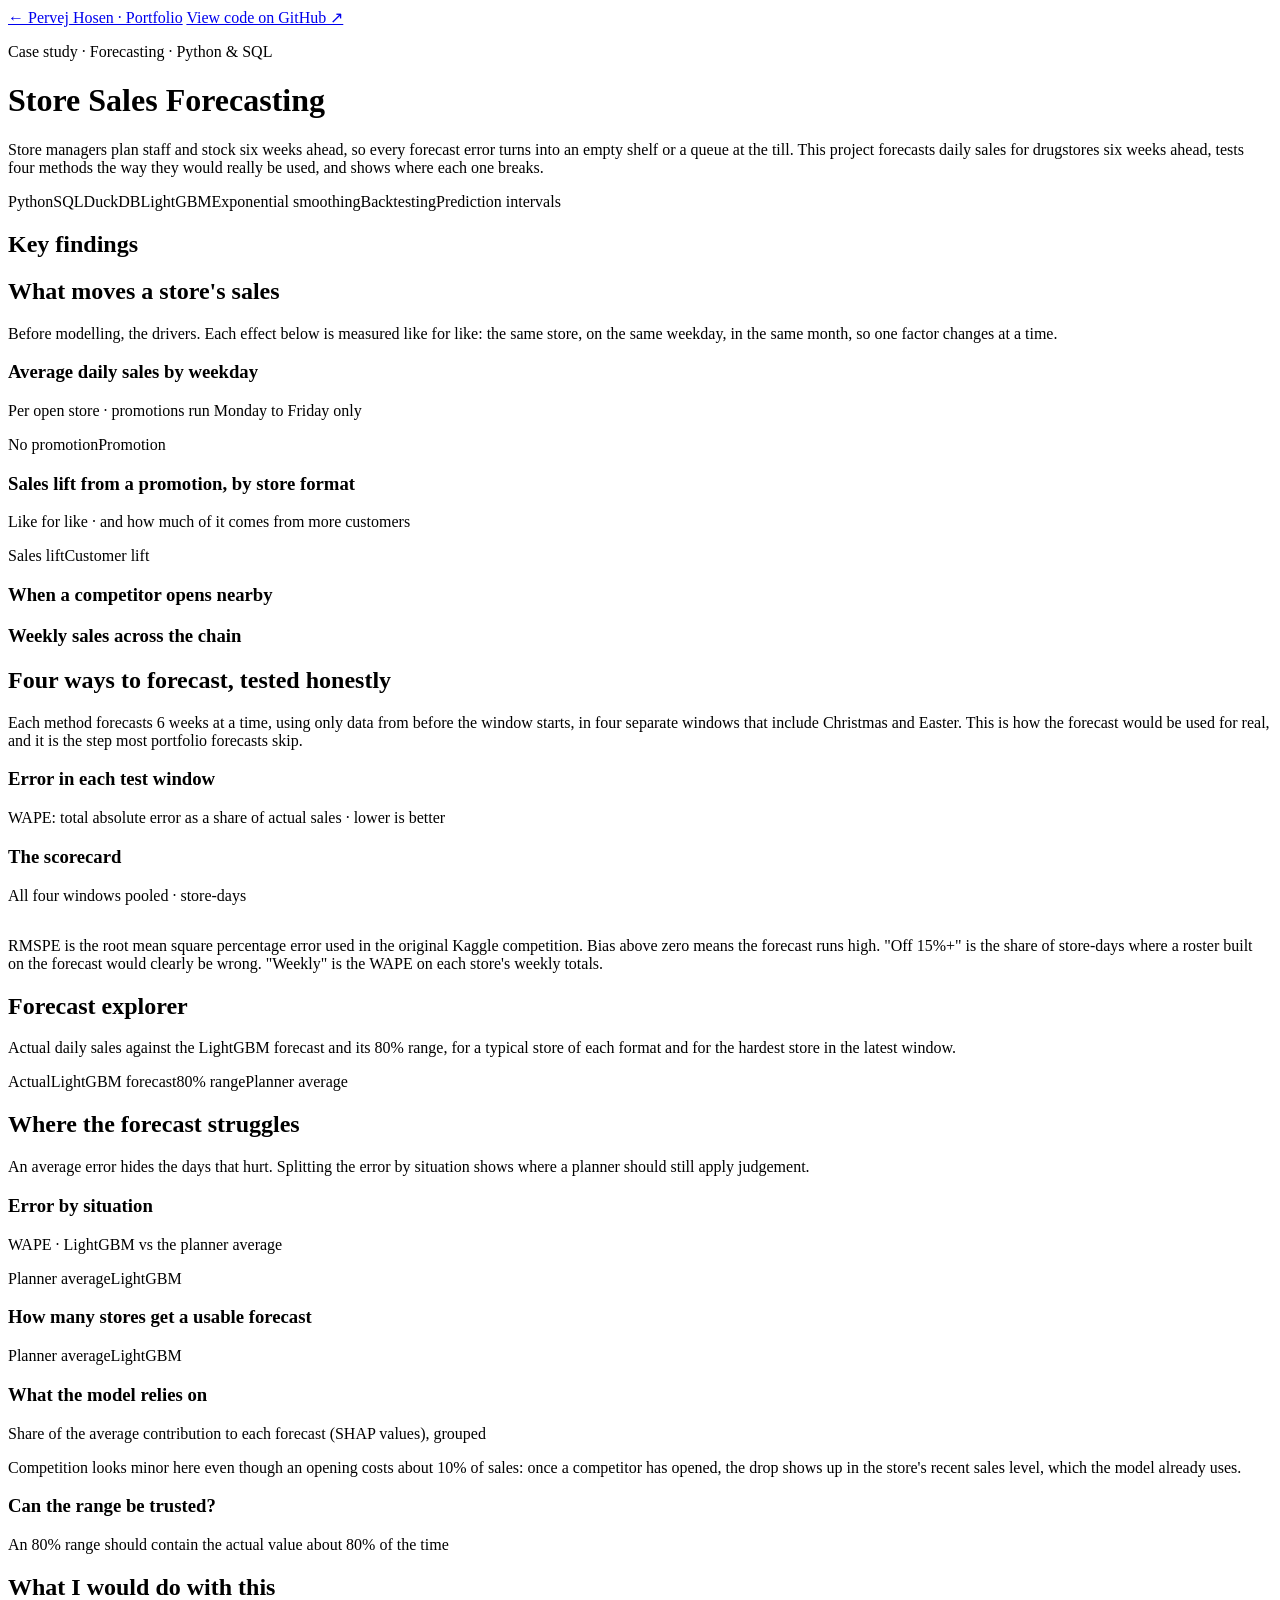
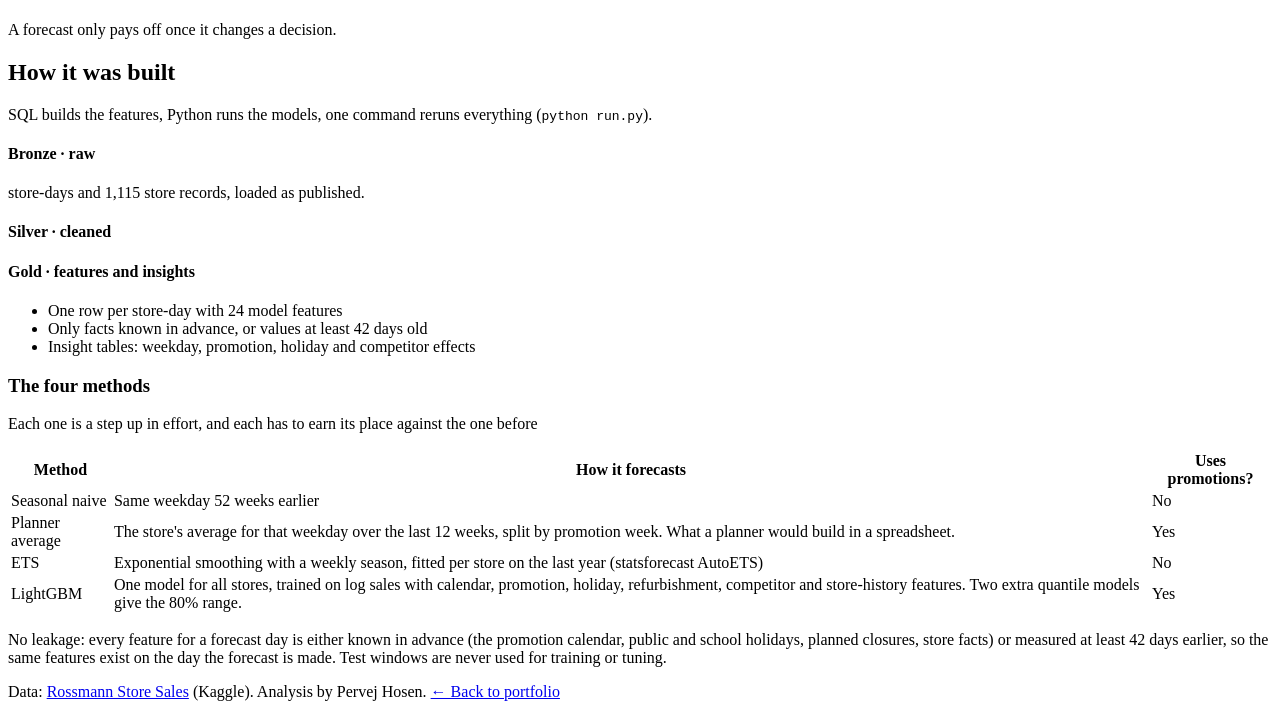
<file: report/src/_body.html>
<body>
<header class="top">
  <div class="wrap">
    <div class="top-bar">
      <a href="__HOME__#projects">← Pervej Hosen · Portfolio</a>
      <a class="gh" href="__REPO__" target="_blank" rel="noopener">View code on GitHub ↗</a>
    </div>
    <div class="hero">
      <p class="kicker">Case study · Forecasting · Python &amp; SQL</p>
      <h1>Store Sales <span>Forecasting</span></h1>
      <p>Store managers plan staff and stock six weeks ahead, so every forecast error turns into an empty shelf or a queue at the till. This project forecasts daily sales for <b id="heroStores"></b> drugstores six weeks ahead, tests four methods the way they would really be used, and shows where each one breaks.</p>
      <div class="chips"><span>Python</span><span>SQL</span><span>DuckDB</span><span>LightGBM</span><span>Exponential smoothing</span><span>Backtesting</span><span>Prediction intervals</span></div>
    </div>
  </div>
</header>

<main class="wrap">
  <div class="kpis" id="kpis"></div>

  <section>
    <h2>Key findings</h2>
    <p class="lead" id="dataLead"></p>
    <div class="findings" id="findings"></div>
  </section>

  <section>
    <h2>What moves a store's sales</h2>
    <p class="lead">Before modelling, the drivers. Each effect below is measured like for like: the same store, on the same weekday, in the same month, so one factor changes at a time.</p>
    <div class="two">
      <div class="card">
        <h3>Average daily sales by weekday</h3>
        <p class="sub">Per open store · promotions run Monday to Friday only</p>
        <div class="legend"><span><i style="background:var(--s1)"></i>No promotion</span><span><i style="background:var(--s2)"></i>Promotion</span></div>
        <div class="chart" id="weekday"></div>
      </div>
      <div class="card">
        <h3>Sales lift from a promotion, by store format</h3>
        <p class="sub">Like for like · and how much of it comes from more customers</p>
        <div class="legend"><span><i style="background:var(--s2)"></i>Sales lift</span><span><i style="background:var(--s1)"></i>Customer lift</span></div>
        <div class="chart" id="promoLift"></div>
      </div>
    </div>
    <div class="two" style="margin-top:16px">
      <div class="card">
        <h3>When a competitor opens nearby</h3>
        <p class="sub" id="compSub"></p>
        <div class="chart" id="compEvent"></div>
      </div>
      <div class="card">
        <h3>Weekly sales across the chain</h3>
        <p class="sub" id="weeklySub"></p>
        <div class="chart" id="weeklyChain"></div>
      </div>
    </div>
  </section>

  <section>
    <h2>Four ways to forecast, tested honestly</h2>
    <p class="lead">Each method forecasts 6 weeks at a time, using only data from before the window starts, in four separate windows that include Christmas and Easter. This is how the forecast would be used for real, and it is the step most portfolio forecasts skip.</p>
    <div class="ladder" id="ladder"></div>
    <div class="two" style="margin-top:16px">
      <div class="card">
        <h3>Error in each test window</h3>
        <p class="sub">WAPE: total absolute error as a share of actual sales · lower is better</p>
        <div class="legend" id="foldLegend"></div>
        <div class="chart" id="foldChart"></div>
      </div>
      <div class="card">
        <h3>The scorecard</h3>
        <p class="sub">All four windows pooled · <span id="scoredDays"></span> store-days</p>
        <div class="scroll"><table id="scoreTable"></table></div>
        <p class="note">RMSPE is the root mean square percentage error used in the original Kaggle competition. Bias above zero means the forecast runs high. "Off 15%+" is the share of store-days where a roster built on the forecast would clearly be wrong. "Weekly" is the WAPE on each store's weekly totals.</p>
      </div>
    </div>
  </section>

  <section>
    <h2>Forecast explorer</h2>
    <p class="lead">Actual daily sales against the LightGBM forecast and its 80% range, for a typical store of each format and for the hardest store in the latest window.</p>
    <div class="card">
      <div class="explorer-bar">
        <div class="seg-btns" id="storeBtns" role="tablist" aria-label="Store"></div>
        <div class="seg-btns" id="foldBtns" role="tablist" aria-label="Test window"></div>
      </div>
      <div class="legend"><span><i style="background:var(--ink)"></i>Actual</span><span><i style="background:#3B8A60"></i>LightGBM forecast</span><span><i style="background:rgba(59,138,96,.22)"></i>80% range</span><span><i style="background:var(--s3)"></i>Planner average</span></div>
      <div class="scroll" id="explorer"></div>
      <p class="note" id="explorerNote"></p>
    </div>
  </section>

  <section>
    <h2>Where the forecast struggles</h2>
    <p class="lead">An average error hides the days that hurt. Splitting the error by situation shows where a planner should still apply judgement.</p>
    <div class="two">
      <div class="card">
        <h3>Error by situation</h3>
        <p class="sub">WAPE · LightGBM vs the planner average</p>
        <div class="legend"><span><i style="background:var(--s3)"></i>Planner average</span><span><i style="background:var(--s1)"></i>LightGBM</span></div>
        <div class="chart" id="segChart"></div>
      </div>
      <div class="card">
        <h3>How many stores get a usable forecast</h3>
        <p class="sub" id="histSub"></p>
        <div class="legend"><span><i style="background:var(--s3)"></i>Planner average</span><span><i style="background:var(--s1)"></i>LightGBM</span></div>
        <div class="chart" id="storeHist"></div>
      </div>
    </div>
    <div class="two" style="margin-top:16px">
      <div class="card">
        <h3>What the model relies on</h3>
        <p class="sub">Share of the average contribution to each forecast (SHAP values), grouped</p>
        <div class="chart" id="impact"></div>
        <p class="note">Competition looks minor here even though an opening costs about 10% of sales: once a competitor has opened, the drop shows up in the store's recent sales level, which the model already uses.</p>
      </div>
      <div class="card">
        <h3>Can the range be trusted?</h3>
        <p class="sub">An 80% range should contain the actual value about 80% of the time</p>
        <div class="chart" id="coverage"></div>
        <p class="note" id="coverageNote"></p>
      </div>
    </div>
  </section>

  <section>
    <h2>What I would do with this</h2>
    <p class="lead">A forecast only pays off once it changes a decision.</p>
    <div class="actions" id="actions"></div>
  </section>

  <section>
    <h2>How it was built</h2>
    <p class="lead">SQL builds the features, Python runs the models, one command reruns everything (<code>python run.py</code>).</p>
    <div class="pipe">
      <div class="layer b"><h4>Bronze · raw</h4><p><span id="bronzeRows"></span> store-days and 1,115 store records, loaded as published.</p></div>
      <div class="layer s"><h4>Silver · cleaned</h4><ul id="silverList"></ul></div>
      <div class="layer g"><h4>Gold · features and insights</h4><ul><li>One row per store-day with 24 model features</li><li>Only facts known in advance, or values at least 42 days old</li><li>Insight tables: weekday, promotion, holiday and competitor effects</li></ul></div>
    </div>
    <div class="card" style="margin-top:16px">
      <h3>The four methods</h3>
      <p class="sub">Each one is a step up in effort, and each has to earn its place against the one before</p>
      <div class="scroll"><table class="rules">
        <tr><th>Method</th><th>How it forecasts</th><th>Uses promotions?</th></tr>
        <tr><td>Seasonal naive</td><td>Same weekday 52 weeks earlier</td><td>No</td></tr>
        <tr><td>Planner average</td><td>The store's average for that weekday over the last 12 weeks, split by promotion week. What a planner would build in a spreadsheet.</td><td>Yes</td></tr>
        <tr><td>ETS</td><td>Exponential smoothing with a weekly season, fitted per store on the last year (statsforecast AutoETS)</td><td>No</td></tr>
        <tr><td>LightGBM</td><td>One model for all stores, trained on log sales with calendar, promotion, holiday, refurbishment, competitor and store-history features. Two extra quantile models give the 80% range.</td><td>Yes</td></tr>
      </table></div>
      <p class="note">No leakage: every feature for a forecast day is either known in advance (the promotion calendar, public and school holidays, planned closures, store facts) or measured at least 42 days earlier, so the same features exist on the day the forecast is made. Test windows are never used for training or tuning.</p>
    </div>
  </section>

  <footer>
    <span>Data: <a href="https://www.kaggle.com/competitions/rossmann-store-sales" target="_blank" rel="noopener">Rossmann Store Sales</a> (Kaggle). Analysis by Pervej Hosen.</span>
    <a href="__HOME__#projects">← Back to portfolio</a>
  </footer>
</main>
<div id="tip" role="tooltip"></div>
</file>
